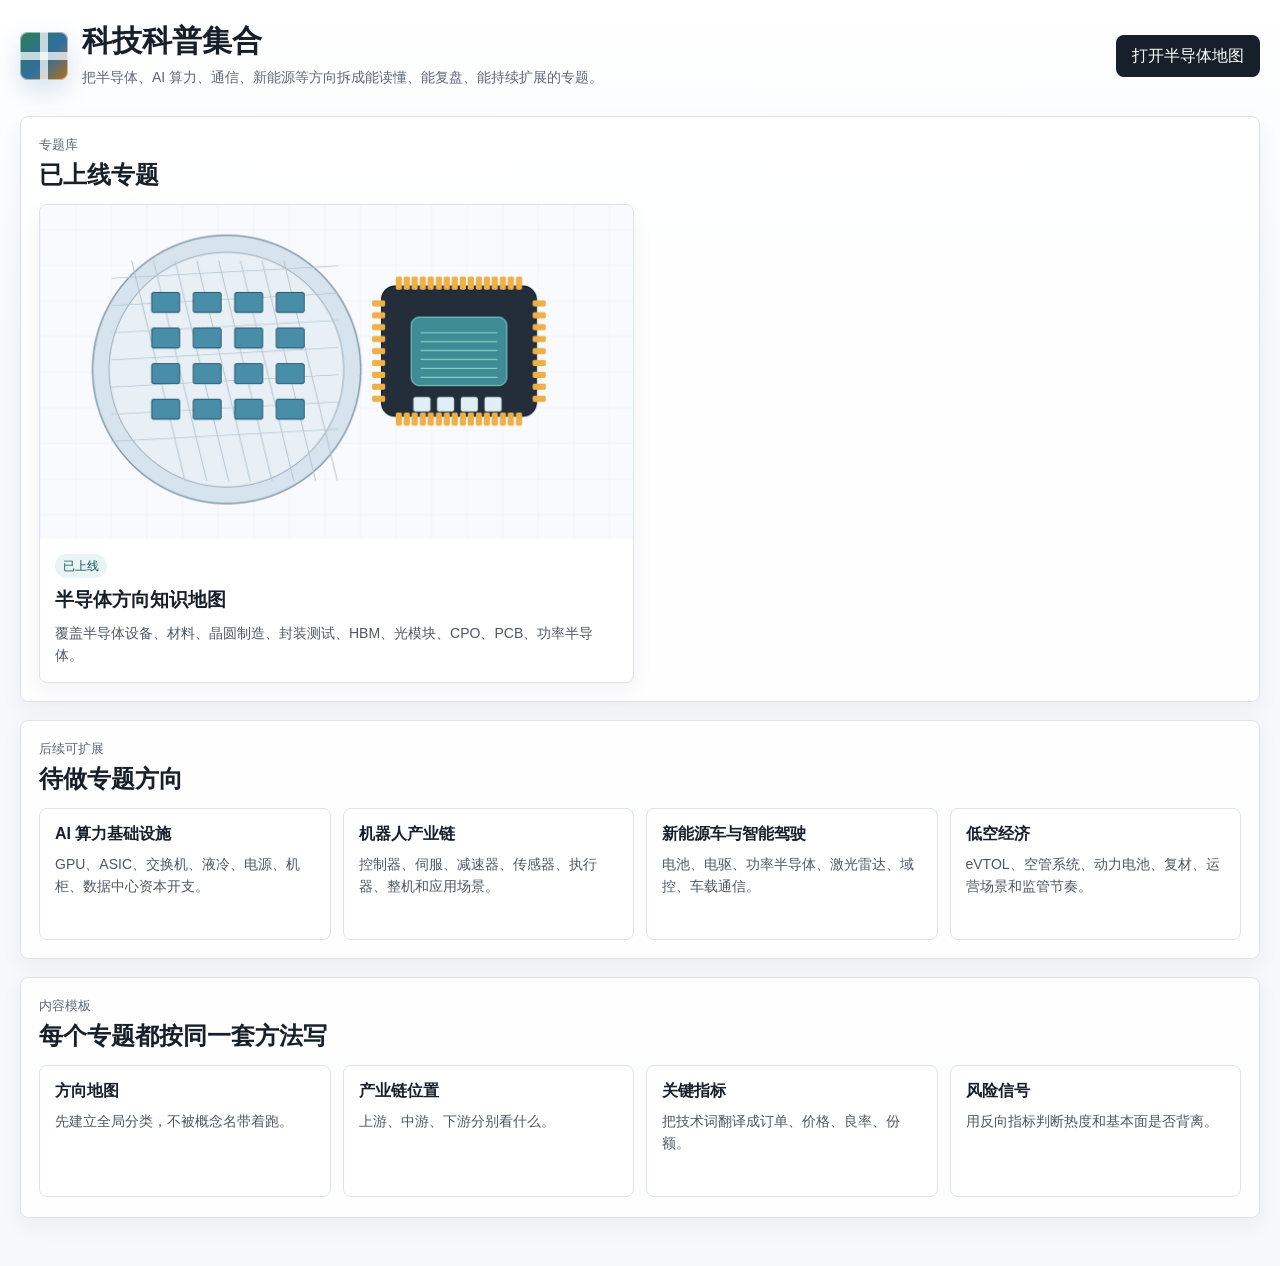
<file: index.html>
<!doctype html>
<html lang="zh-CN">
  <head>
    <meta charset="utf-8" />
    <meta name="viewport" content="width=device-width, initial-scale=1" />
    <title>科技科普集合</title>
    <link rel="stylesheet" href="./styles.css" />
  </head>
  <body>
    <header class="topbar">
      <div class="brand">
        <span class="brand-mark" aria-hidden="true"></span>
        <div>
          <h1>科技科普集合</h1>
          <p>把半导体、AI 算力、通信、新能源等方向拆成能读懂、能复盘、能持续扩展的专题。</p>
        </div>
      </div>
      <a class="primary-link" href="./topics/semiconductor/">打开半导体地图</a>
    </header>

    <main class="shell">
      <section class="topic-board" aria-labelledby="topicsTitle">
        <div class="section-heading">
          <span>专题库</span>
          <h2 id="topicsTitle">已上线专题</h2>
        </div>
        <div class="topic-grid">
          <a class="topic-card live" href="./topics/semiconductor/">
            <img src="./topics/semiconductor/assets/semiconductor.png" alt="半导体方向知识地图示意图" />
            <span class="topic-body">
              <span class="status">已上线</span>
              <strong>半导体方向知识地图</strong>
              <span>覆盖半导体设备、材料、晶圆制造、封装测试、HBM、光模块、CPO、PCB、功率半导体。</span>
            </span>
          </a>
        </div>
      </section>

      <section class="topic-board" aria-labelledby="roadmapTitle">
        <div class="section-heading">
          <span>后续可扩展</span>
          <h2 id="roadmapTitle">待做专题方向</h2>
        </div>
        <div class="roadmap-grid">
          <article class="roadmap-card">
            <strong>AI 算力基础设施</strong>
            <span>GPU、ASIC、交换机、液冷、电源、机柜、数据中心资本开支。</span>
          </article>
          <article class="roadmap-card">
            <strong>机器人产业链</strong>
            <span>控制器、伺服、减速器、传感器、执行器、整机和应用场景。</span>
          </article>
          <article class="roadmap-card">
            <strong>新能源车与智能驾驶</strong>
            <span>电池、电驱、功率半导体、激光雷达、域控、车载通信。</span>
          </article>
          <article class="roadmap-card">
            <strong>低空经济</strong>
            <span>eVTOL、空管系统、动力电池、复材、运营场景和监管节奏。</span>
          </article>
        </div>
      </section>

      <section class="topic-board compact" aria-labelledby="methodTitle">
        <div class="section-heading">
          <span>内容模板</span>
          <h2 id="methodTitle">每个专题都按同一套方法写</h2>
        </div>
        <div class="method-grid">
          <div><b>方向地图</b><span>先建立全局分类，不被概念名带着跑。</span></div>
          <div><b>产业链位置</b><span>上游、中游、下游分别看什么。</span></div>
          <div><b>关键指标</b><span>把技术词翻译成订单、价格、良率、份额。</span></div>
          <div><b>风险信号</b><span>用反向指标判断热度和基本面是否背离。</span></div>
        </div>
      </section>
    </main>
  </body>
</html>
</file>
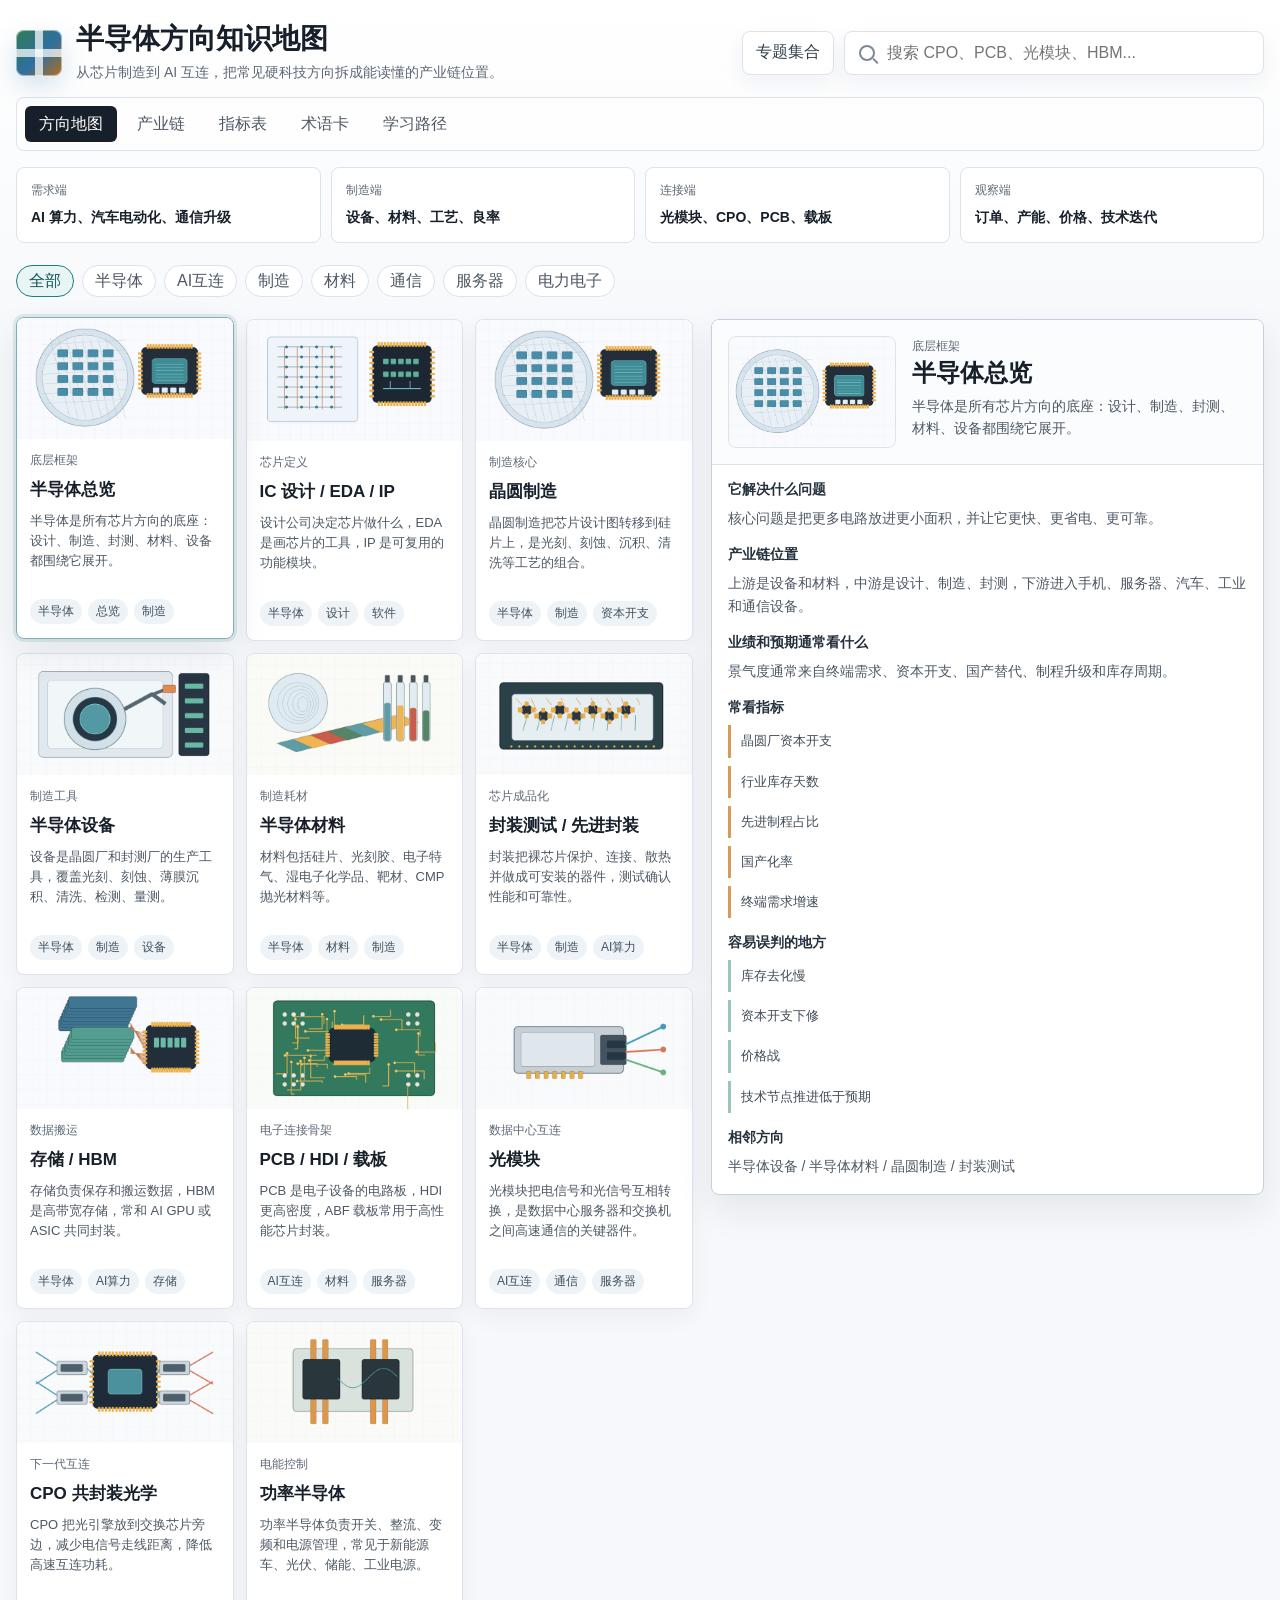
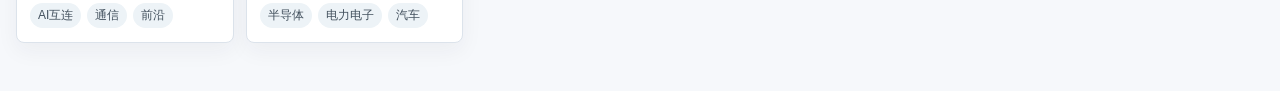
<file: topics/semiconductor/index.html>
<!doctype html>
<html lang="zh-CN">
  <head>
    <meta charset="utf-8" />
    <meta name="viewport" content="width=device-width, initial-scale=1" />
    <title>半导体方向知识地图</title>
    <link rel="stylesheet" href="./styles.css" />
  </head>
  <body>
    <header class="topbar">
      <div class="brand">
        <span class="brand-mark" aria-hidden="true"></span>
        <div>
          <h1>半导体方向知识地图</h1>
          <p>从芯片制造到 AI 互连，把常见硬科技方向拆成能读懂的产业链位置。</p>
        </div>
      </div>
      <div class="top-actions">
        <a class="home-link" href="../../">专题集合</a>
        <label class="searchbox" for="searchInput">
          <span class="search-icon" aria-hidden="true"></span>
          <input id="searchInput" type="search" placeholder="搜索 CPO、PCB、光模块、HBM..." autocomplete="off" />
        </label>
      </div>
    </header>

    <nav class="modebar" aria-label="内容视图">
      <button class="mode-button active" data-view="map">方向地图</button>
      <button class="mode-button" data-view="chain">产业链</button>
      <button class="mode-button" data-view="metrics">指标表</button>
      <button class="mode-button" data-view="glossary">术语卡</button>
      <button class="mode-button" data-view="path">学习路径</button>
    </nav>

    <main class="app-shell">
      <section class="stat-strip" aria-label="主线索">
        <div class="stat-item">
          <span>需求端</span>
          <strong>AI 算力、汽车电动化、通信升级</strong>
        </div>
        <div class="stat-item">
          <span>制造端</span>
          <strong>设备、材料、工艺、良率</strong>
        </div>
        <div class="stat-item">
          <span>连接端</span>
          <strong>光模块、CPO、PCB、载板</strong>
        </div>
        <div class="stat-item">
          <span>观察端</span>
          <strong>订单、产能、价格、技术迭代</strong>
        </div>
      </section>

      <section class="filter-row" aria-label="方向筛选">
        <div id="tagFilters" class="tag-filters"></div>
      </section>

      <section id="mapView" class="view active" data-view-panel="map">
        <div class="map-layout">
          <div>
            <div id="directionGrid" class="direction-grid"></div>
          </div>
          <article id="detailPane" class="detail-pane" aria-live="polite"></article>
        </div>
      </section>

      <section id="chainView" class="view" data-view-panel="chain">
        <div class="section-heading">
          <span>从一台 AI 服务器往上追</span>
          <h2>相关方向之间的关系</h2>
        </div>
        <div id="chainFlow" class="chain-flow"></div>
        <div id="relationGrid" class="relation-grid"></div>
      </section>

      <section id="metricsView" class="view" data-view-panel="metrics">
        <div class="section-heading">
          <span>看公告和研报时优先找这些词</span>
          <h2>方向指标速查</h2>
        </div>
        <div class="table-wrap">
          <table>
            <thead>
              <tr>
                <th>方向</th>
                <th>核心问题</th>
                <th>常看指标</th>
                <th>风险信号</th>
              </tr>
            </thead>
            <tbody id="metricsBody"></tbody>
          </table>
        </div>
      </section>

      <section id="glossaryView" class="view" data-view-panel="glossary">
        <div class="section-heading">
          <span>短定义，先建立语感</span>
          <h2>常见术语卡</h2>
        </div>
        <div id="glossaryGrid" class="glossary-grid"></div>
      </section>

      <section id="pathView" class="view" data-view-panel="path">
        <div class="section-heading">
          <span>按这个顺序补知识最省力</span>
          <h2>新手学习路径</h2>
        </div>
        <div id="learningPath" class="learning-path"></div>
      </section>
    </main>

    <script src="./app.js"></script>
  </body>
</html>
</file>
<file: styles.css>
:root {
  --bg: #f6f8fb;
  --panel: #ffffff;
  --ink: #17202a;
  --muted: #5d6876;
  --line: #dce3eb;
  --teal: #1b7f83;
  --blue: #2f6f9f;
  --green: #2f7d55;
  --amber: #b56c1c;
  --shadow: 0 14px 36px rgba(31, 45, 61, 0.09);
}

* {
  box-sizing: border-box;
}

body {
  margin: 0;
  background: linear-gradient(180deg, #fff 0, var(--bg) 360px), var(--bg);
  color: var(--ink);
  font-family: -apple-system, BlinkMacSystemFont, "Segoe UI", "PingFang SC", "Microsoft YaHei", sans-serif;
  letter-spacing: 0;
}

a {
  color: inherit;
  text-decoration: none;
}

.topbar {
  width: min(1240px, calc(100% - 32px));
  min-height: 104px;
  margin: 0 auto;
  padding: 24px 0 16px;
  display: flex;
  align-items: center;
  justify-content: space-between;
  gap: 24px;
}

.brand {
  display: flex;
  align-items: center;
  gap: 14px;
  min-width: 0;
}

.brand-mark {
  width: 48px;
  height: 48px;
  border-radius: 8px;
  flex: 0 0 auto;
  background:
    linear-gradient(90deg, transparent 42%, rgba(255,255,255,0.72) 42%, rgba(255,255,255,0.72) 58%, transparent 58%),
    linear-gradient(0deg, transparent 42%, rgba(255,255,255,0.72) 42%, rgba(255,255,255,0.72) 58%, transparent 58%),
    linear-gradient(135deg, var(--green), var(--blue) 54%, var(--amber));
  box-shadow: inset 0 0 0 1px rgba(255,255,255,0.5), 0 10px 24px rgba(47,111,159,0.18);
}

.brand h1 {
  margin: 0;
  font-size: 30px;
  line-height: 1.16;
}

.brand p {
  margin: 8px 0 0;
  color: var(--muted);
  max-width: 720px;
  font-size: 14px;
  line-height: 1.55;
}

.primary-link {
  height: 42px;
  display: inline-flex;
  align-items: center;
  justify-content: center;
  padding: 0 16px;
  border-radius: 8px;
  background: #17202a;
  color: #fff;
  white-space: nowrap;
}

.shell {
  width: min(1240px, calc(100% - 32px));
  margin: 12px auto 48px;
  display: grid;
  gap: 18px;
}

.topic-board {
  border: 1px solid var(--line);
  border-radius: 8px;
  background: rgba(255,255,255,0.9);
  padding: 18px;
  box-shadow: 0 8px 22px rgba(31, 45, 61, 0.05);
}

.topic-board.compact {
  padding-bottom: 20px;
}

.section-heading {
  margin-bottom: 14px;
}

.section-heading span {
  color: var(--muted);
  font-size: 13px;
}

.section-heading h2 {
  margin: 6px 0 0;
  font-size: 24px;
  line-height: 1.25;
}

.topic-grid,
.roadmap-grid,
.method-grid {
  display: grid;
  gap: 12px;
}

.topic-grid {
  grid-template-columns: repeat(2, minmax(0, 1fr));
}

.topic-card {
  min-height: 320px;
  border: 1px solid var(--line);
  border-radius: 8px;
  overflow: hidden;
  background: #fff;
  display: flex;
  flex-direction: column;
  box-shadow: 0 8px 22px rgba(31, 45, 61, 0.05);
  transition: transform 160ms ease, border-color 160ms ease, box-shadow 160ms ease;
}

.topic-card:hover,
.topic-card:focus-visible {
  transform: translateY(-2px);
  border-color: #82aebb;
  box-shadow: var(--shadow);
  outline: none;
}

.topic-card img {
  width: 100%;
  aspect-ratio: 16 / 9;
  object-fit: cover;
  display: block;
  background: #edf3f7;
}

.topic-body {
  padding: 15px;
  display: grid;
  gap: 9px;
}

.status {
  width: fit-content;
  min-height: 24px;
  display: inline-flex;
  align-items: center;
  padding: 3px 8px;
  border-radius: 999px;
  background: #e8f5f4;
  color: #0e5558;
  font-size: 12px;
}

.topic-body strong {
  font-size: 19px;
}

.topic-body span:last-child,
.roadmap-card span,
.method-grid span {
  color: #4d5864;
  font-size: 14px;
  line-height: 1.6;
}

.roadmap-grid {
  grid-template-columns: repeat(4, minmax(0, 1fr));
}

.roadmap-card,
.method-grid div {
  min-height: 132px;
  border: 1px solid var(--line);
  border-radius: 8px;
  background: #fff;
  padding: 15px;
  display: grid;
  align-content: start;
  gap: 8px;
}

.roadmap-card strong,
.method-grid b {
  font-size: 16px;
}

.method-grid {
  grid-template-columns: repeat(4, minmax(0, 1fr));
}

@media (max-width: 920px) {
  .topbar {
    align-items: stretch;
    flex-direction: column;
  }

  .primary-link {
    width: 100%;
  }

  .topic-grid,
  .roadmap-grid,
  .method-grid {
    grid-template-columns: repeat(2, minmax(0, 1fr));
  }
}

@media (max-width: 620px) {
  .topbar,
  .shell {
    width: min(100% - 20px, 1240px);
  }

  .brand {
    align-items: flex-start;
  }

  .brand-mark {
    width: 42px;
    height: 42px;
  }

  .brand h1 {
    font-size: 25px;
  }

  .topic-grid,
  .roadmap-grid,
  .method-grid {
    grid-template-columns: 1fr;
  }
}
</file>
<file: topics/semiconductor/styles.css>
:root {
  --bg: #f6f8fb;
  --panel: #ffffff;
  --ink: #17202a;
  --muted: #5d6876;
  --line: #dce3eb;
  --line-strong: #c6d0dc;
  --teal: #1b7f83;
  --green: #2f7d55;
  --amber: #b56c1c;
  --coral: #b64e3b;
  --blue: #2f6f9f;
  --chip: #edf3f7;
  --shadow: 0 14px 36px rgba(31, 45, 61, 0.09);
}

* {
  box-sizing: border-box;
}

body {
  margin: 0;
  background:
    linear-gradient(180deg, #ffffff 0, var(--bg) 360px),
    var(--bg);
  color: var(--ink);
  font-family: -apple-system, BlinkMacSystemFont, "Segoe UI", "PingFang SC", "Microsoft YaHei", sans-serif;
  letter-spacing: 0;
}

button,
input {
  font: inherit;
}

button {
  color: inherit;
}

a {
  color: inherit;
  text-decoration: none;
}

.topbar {
  width: min(1380px, calc(100% - 32px));
  min-height: 92px;
  margin: 0 auto;
  padding: 22px 0 14px;
  display: flex;
  align-items: center;
  justify-content: space-between;
  gap: 24px;
}

.top-actions {
  display: flex;
  align-items: center;
  gap: 10px;
}

.home-link {
  height: 44px;
  display: inline-flex;
  align-items: center;
  justify-content: center;
  padding: 0 13px;
  border: 1px solid var(--line);
  border-radius: 8px;
  background: #fff;
  color: #33404d;
  white-space: nowrap;
  box-shadow: 0 8px 22px rgba(31, 45, 61, 0.06);
}

.home-link:hover,
.home-link:focus-visible {
  border-color: #82aebb;
  outline: none;
}

.brand {
  display: flex;
  align-items: center;
  gap: 14px;
  min-width: 0;
}

.brand-mark {
  width: 46px;
  height: 46px;
  border-radius: 8px;
  display: inline-grid;
  place-items: center;
  flex: 0 0 auto;
  background:
    linear-gradient(90deg, transparent 42%, rgba(255,255,255,0.72) 42%, rgba(255,255,255,0.72) 58%, transparent 58%),
    linear-gradient(0deg, transparent 42%, rgba(255,255,255,0.72) 42%, rgba(255,255,255,0.72) 58%, transparent 58%),
    linear-gradient(135deg, #2f7d55, #2f6f9f 54%, #b56c1c);
  box-shadow: inset 0 0 0 1px rgba(255,255,255,0.5), 0 10px 24px rgba(47,111,159,0.18);
}

.brand h1 {
  margin: 0;
  font-size: 28px;
  line-height: 1.18;
  font-weight: 760;
}

.brand p {
  margin: 7px 0 0;
  color: var(--muted);
  font-size: 14px;
  line-height: 1.5;
}

.searchbox {
  width: min(420px, 40vw);
  height: 44px;
  border: 1px solid var(--line);
  border-radius: 8px;
  display: flex;
  align-items: center;
  gap: 10px;
  padding: 0 14px;
  background: #fff;
  box-shadow: 0 8px 22px rgba(31, 45, 61, 0.06);
}

.searchbox:focus-within {
  border-color: #71a6b0;
  box-shadow: 0 0 0 3px rgba(27, 127, 131, 0.14);
}

.search-icon {
  width: 16px;
  height: 16px;
  border: 2px solid #7c8996;
  border-radius: 50%;
  position: relative;
  flex: 0 0 auto;
}

.search-icon::after {
  content: "";
  position: absolute;
  width: 7px;
  height: 2px;
  background: #7c8996;
  right: -6px;
  bottom: -3px;
  transform: rotate(45deg);
  border-radius: 2px;
}

.searchbox input {
  width: 100%;
  border: 0;
  outline: 0;
  color: var(--ink);
  background: transparent;
  min-width: 0;
}

.modebar {
  width: min(1380px, calc(100% - 32px));
  margin: 0 auto;
  display: flex;
  gap: 6px;
  padding: 8px;
  border: 1px solid var(--line);
  border-radius: 8px;
  background: rgba(255, 255, 255, 0.8);
  overflow-x: auto;
}

.mode-button {
  height: 36px;
  padding: 0 14px;
  border: 0;
  border-radius: 6px;
  background: transparent;
  cursor: pointer;
  white-space: nowrap;
  color: #4d5864;
}

.mode-button.active {
  background: #17202a;
  color: #fff;
}

.app-shell {
  width: min(1380px, calc(100% - 32px));
  margin: 16px auto 48px;
}

.stat-strip {
  display: grid;
  grid-template-columns: repeat(4, 1fr);
  gap: 10px;
  margin-bottom: 14px;
}

.stat-item {
  min-height: 76px;
  border: 1px solid var(--line);
  border-radius: 8px;
  background: #fff;
  padding: 14px;
}

.stat-item span {
  display: block;
  color: var(--muted);
  font-size: 12px;
  margin-bottom: 8px;
}

.stat-item strong {
  display: block;
  font-size: 14px;
  line-height: 1.45;
  font-weight: 700;
}

.filter-row {
  min-height: 48px;
  display: flex;
  align-items: center;
  margin-bottom: 14px;
}

.tag-filters {
  display: flex;
  flex-wrap: wrap;
  gap: 8px;
}

.tag-button {
  height: 32px;
  padding: 0 12px;
  border: 1px solid var(--line);
  border-radius: 999px;
  background: #fff;
  cursor: pointer;
  color: #4d5864;
}

.tag-button.active {
  border-color: #1b7f83;
  color: #0e5558;
  background: #e8f5f4;
}

.view {
  display: none;
}

.view.active {
  display: block;
}

.map-layout {
  display: grid;
  grid-template-columns: minmax(0, 1.1fr) minmax(360px, 0.9fr);
  gap: 18px;
  align-items: start;
}

.direction-grid {
  display: grid;
  grid-template-columns: repeat(3, minmax(0, 1fr));
  gap: 12px;
}

.direction-card {
  border: 1px solid var(--line);
  border-radius: 8px;
  background: #fff;
  overflow: hidden;
  cursor: pointer;
  min-height: 322px;
  display: flex;
  flex-direction: column;
  text-align: left;
  box-shadow: 0 8px 22px rgba(31, 45, 61, 0.05);
  transition: transform 160ms ease, border-color 160ms ease, box-shadow 160ms ease;
}

.direction-card:hover,
.direction-card.active {
  transform: translateY(-2px);
  border-color: #82aebb;
  box-shadow: var(--shadow);
}

.direction-card:focus-visible {
  outline: 3px solid rgba(47, 111, 159, 0.28);
  outline-offset: 2px;
}

.direction-card.active {
  outline: 3px solid rgba(27, 127, 131, 0.12);
}

.direction-media {
  aspect-ratio: 16 / 9;
  width: 100%;
  background: #eef3f6;
  overflow: hidden;
}

.direction-media img {
  width: 100%;
  height: 100%;
  object-fit: cover;
  display: block;
}

.direction-body {
  padding: 13px 13px 14px;
  display: flex;
  flex-direction: column;
  gap: 10px;
  flex: 1;
}

.direction-kicker {
  color: var(--muted);
  font-size: 12px;
}

.direction-card h3 {
  margin: 0;
  font-size: 17px;
  line-height: 1.25;
}

.direction-card p {
  margin: 0;
  color: #4d5864;
  font-size: 13px;
  line-height: 1.55;
}

.mini-tags {
  display: flex;
  flex-wrap: wrap;
  gap: 6px;
  margin-top: auto;
}

.mini-tag {
  min-height: 24px;
  border-radius: 999px;
  padding: 4px 8px;
  font-size: 12px;
  background: var(--chip);
  color: #42505d;
}

.detail-pane {
  position: sticky;
  top: 14px;
  border: 1px solid var(--line-strong);
  border-radius: 8px;
  background: #fff;
  overflow: hidden;
  box-shadow: var(--shadow);
}

.detail-hero {
  display: grid;
  grid-template-columns: 168px 1fr;
  gap: 16px;
  padding: 16px;
  border-bottom: 1px solid var(--line);
  background: #fbfcfd;
}

.detail-hero img {
  width: 168px;
  height: 112px;
  border-radius: 8px;
  object-fit: cover;
  border: 1px solid var(--line);
}

.detail-hero h2 {
  margin: 4px 0 8px;
  font-size: 24px;
  line-height: 1.2;
}

.detail-hero p {
  margin: 0;
  color: #4d5864;
  font-size: 14px;
  line-height: 1.55;
}

.detail-content {
  padding: 16px;
  display: grid;
  gap: 16px;
}

.detail-block {
  display: grid;
  gap: 8px;
}

.detail-block h3 {
  margin: 0;
  font-size: 14px;
  color: #25313d;
}

.detail-block p {
  margin: 0;
  color: #4d5864;
  font-size: 14px;
  line-height: 1.65;
}

.bullet-list,
.metric-list {
  margin: 0;
  padding: 0;
  display: grid;
  gap: 8px;
  list-style: none;
}

.bullet-list li,
.metric-list li {
  border-left: 3px solid #9bc5bd;
  padding: 6px 0 6px 10px;
  color: #3f4b57;
  font-size: 13px;
  line-height: 1.55;
}

.metric-list li {
  border-left-color: #d99a56;
}

.section-heading {
  margin: 6px 0 16px;
}

.section-heading span {
  color: var(--muted);
  font-size: 13px;
}

.section-heading h2 {
  margin: 6px 0 0;
  font-size: 25px;
  line-height: 1.25;
}

.chain-flow {
  display: grid;
  grid-template-columns: repeat(6, minmax(120px, 1fr));
  gap: 10px;
  margin-bottom: 18px;
}

.chain-node {
  min-height: 116px;
  border: 1px solid var(--line);
  border-radius: 8px;
  background: #fff;
  padding: 14px;
  position: relative;
}

.chain-node::after {
  content: "";
  position: absolute;
  right: -9px;
  top: 50%;
  width: 16px;
  height: 2px;
  background: #aab8c6;
}

.chain-node:last-child::after {
  display: none;
}

.chain-node b {
  display: block;
  font-size: 15px;
  margin-bottom: 8px;
}

.chain-node span {
  color: #4d5864;
  font-size: 13px;
  line-height: 1.5;
}

.relation-grid {
  display: grid;
  grid-template-columns: repeat(3, minmax(0, 1fr));
  gap: 12px;
}

.relation-card,
.glossary-card,
.path-step {
  border: 1px solid var(--line);
  border-radius: 8px;
  background: #fff;
  padding: 15px;
}

.relation-card h3,
.glossary-card h3,
.path-step h3 {
  margin: 0 0 8px;
  font-size: 16px;
}

.relation-card p,
.glossary-card p,
.path-step p {
  margin: 0;
  color: #4d5864;
  font-size: 14px;
  line-height: 1.65;
}

.table-wrap {
  overflow-x: auto;
  border: 1px solid var(--line);
  border-radius: 8px;
  background: #fff;
}

table {
  width: 100%;
  min-width: 880px;
  border-collapse: collapse;
}

th,
td {
  padding: 15px;
  border-bottom: 1px solid var(--line);
  vertical-align: top;
  text-align: left;
  font-size: 14px;
  line-height: 1.55;
}

th {
  color: #25313d;
  background: #f3f6f9;
  font-size: 13px;
}

tbody tr {
  cursor: pointer;
}

tbody tr:hover {
  background: #f9fbfc;
}

tbody tr:last-child td {
  border-bottom: 0;
}

.table-title {
  font-weight: 700;
  color: #1f2a35;
}

.glossary-grid {
  display: grid;
  grid-template-columns: repeat(4, minmax(0, 1fr));
  gap: 12px;
}

.glossary-card {
  min-height: 148px;
}

.glossary-card .term-tag {
  display: inline-flex;
  align-items: center;
  min-height: 23px;
  border-radius: 999px;
  padding: 3px 8px;
  margin-bottom: 10px;
  background: #edf3f7;
  color: #536272;
  font-size: 12px;
}

.learning-path {
  display: grid;
  grid-template-columns: repeat(2, minmax(0, 1fr));
  gap: 12px;
}

.path-step {
  display: grid;
  grid-template-columns: 50px 1fr;
  gap: 12px;
  align-items: start;
}

.path-index {
  width: 42px;
  height: 42px;
  border-radius: 8px;
  display: grid;
  place-items: center;
  background: #17202a;
  color: #fff;
  font-weight: 700;
}

.empty-state {
  min-height: 220px;
  border: 1px dashed var(--line-strong);
  border-radius: 8px;
  display: grid;
  place-items: center;
  color: var(--muted);
  background: #fff;
}

@media (max-width: 1180px) {
  .map-layout {
    grid-template-columns: 1fr;
  }

  .detail-pane {
    position: static;
  }

  .direction-grid {
    grid-template-columns: repeat(2, minmax(0, 1fr));
  }

  .chain-flow,
  .relation-grid,
  .glossary-grid {
    grid-template-columns: repeat(2, minmax(0, 1fr));
  }
}

@media (max-width: 820px) {
  .topbar {
    align-items: stretch;
    flex-direction: column;
  }

  .top-actions {
    align-items: stretch;
    flex-direction: column;
  }

  .home-link {
    width: 100%;
  }

  .searchbox {
    width: 100%;
  }

  .brand h1 {
    font-size: 24px;
  }

  .stat-strip,
  .direction-grid,
  .chain-flow,
  .relation-grid,
  .glossary-grid,
  .learning-path {
    grid-template-columns: 1fr;
  }

  .detail-hero {
    grid-template-columns: 1fr;
  }

  .detail-hero img {
    width: 100%;
    height: auto;
    aspect-ratio: 16 / 9;
  }

  .chain-node::after {
    display: none;
  }
}

@media (max-width: 520px) {
  .topbar,
  .modebar,
  .app-shell {
    width: min(100% - 20px, 1380px);
  }

  .brand {
    align-items: flex-start;
  }

  .brand-mark {
    width: 40px;
    height: 40px;
  }

  .brand p {
    font-size: 13px;
  }

  .mode-button {
    height: 34px;
    padding: 0 10px;
  }

  .path-step {
    grid-template-columns: 1fr;
  }
}
</file>
